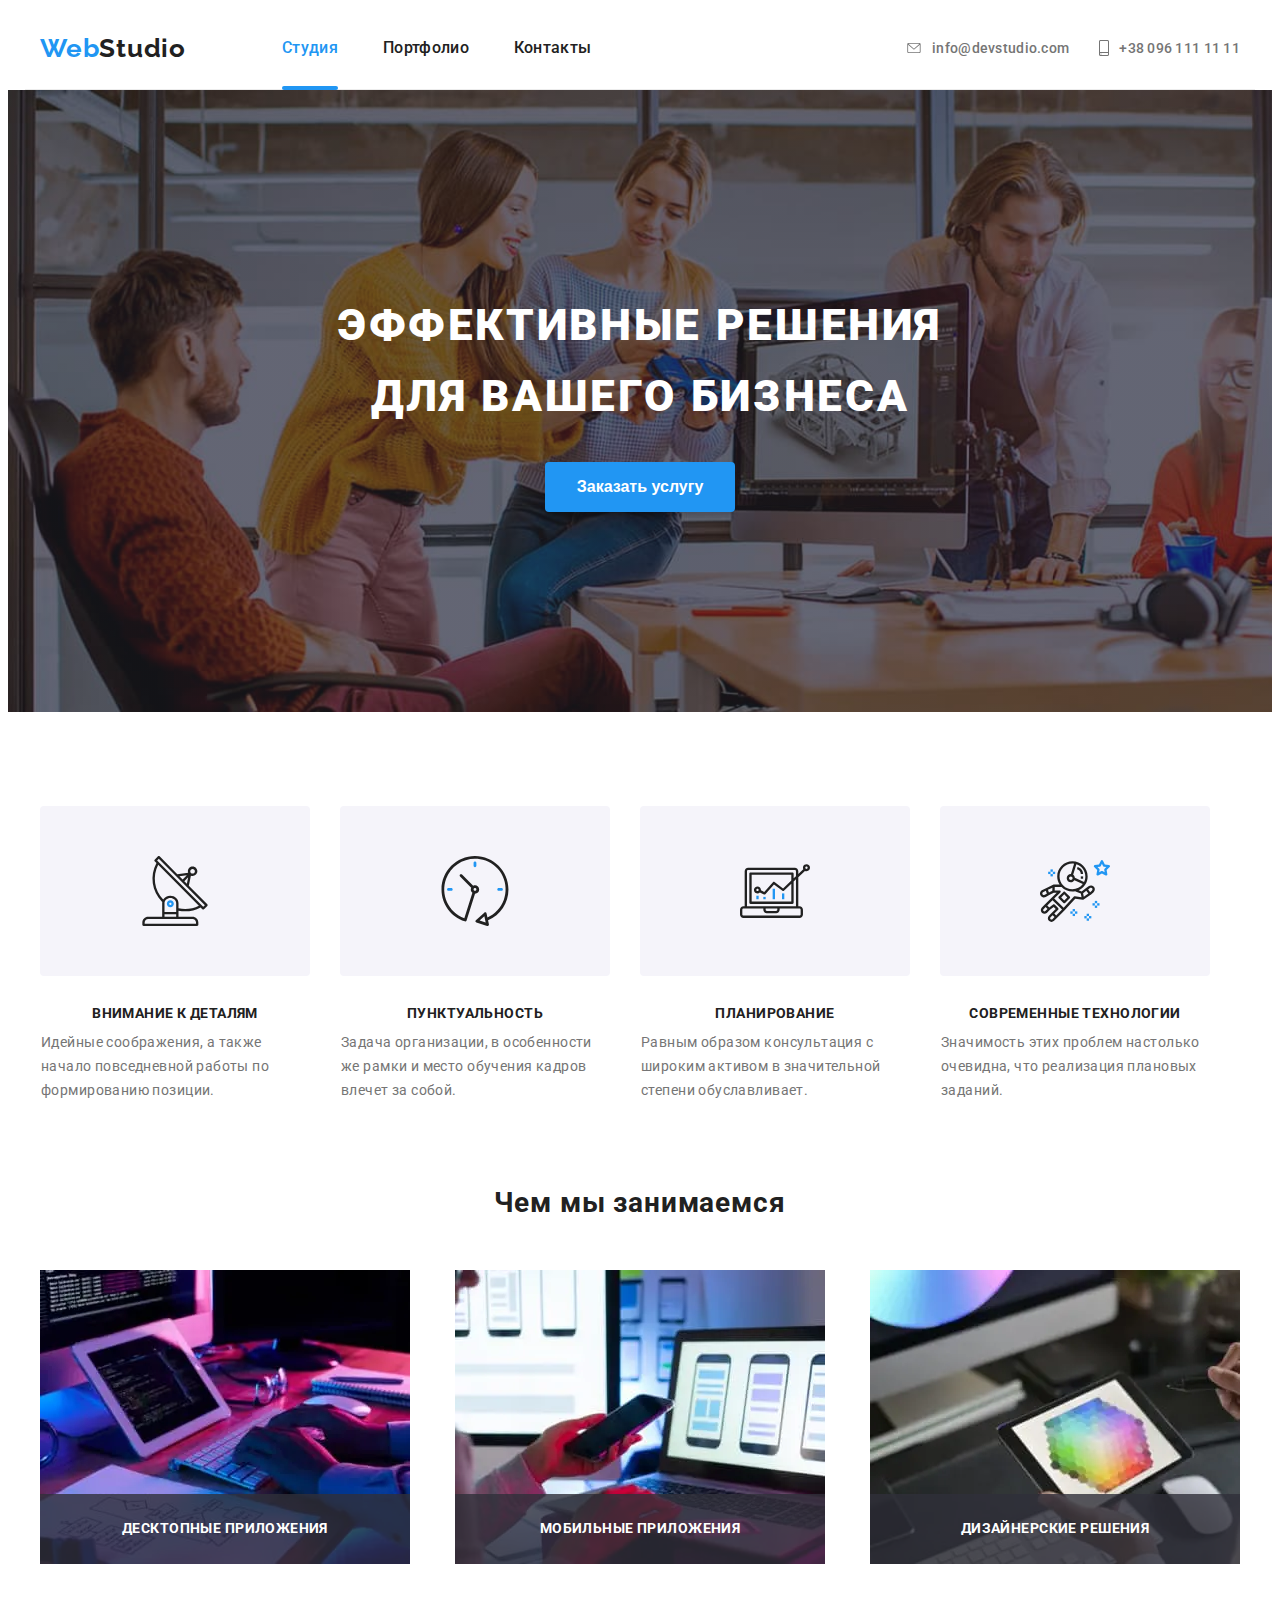
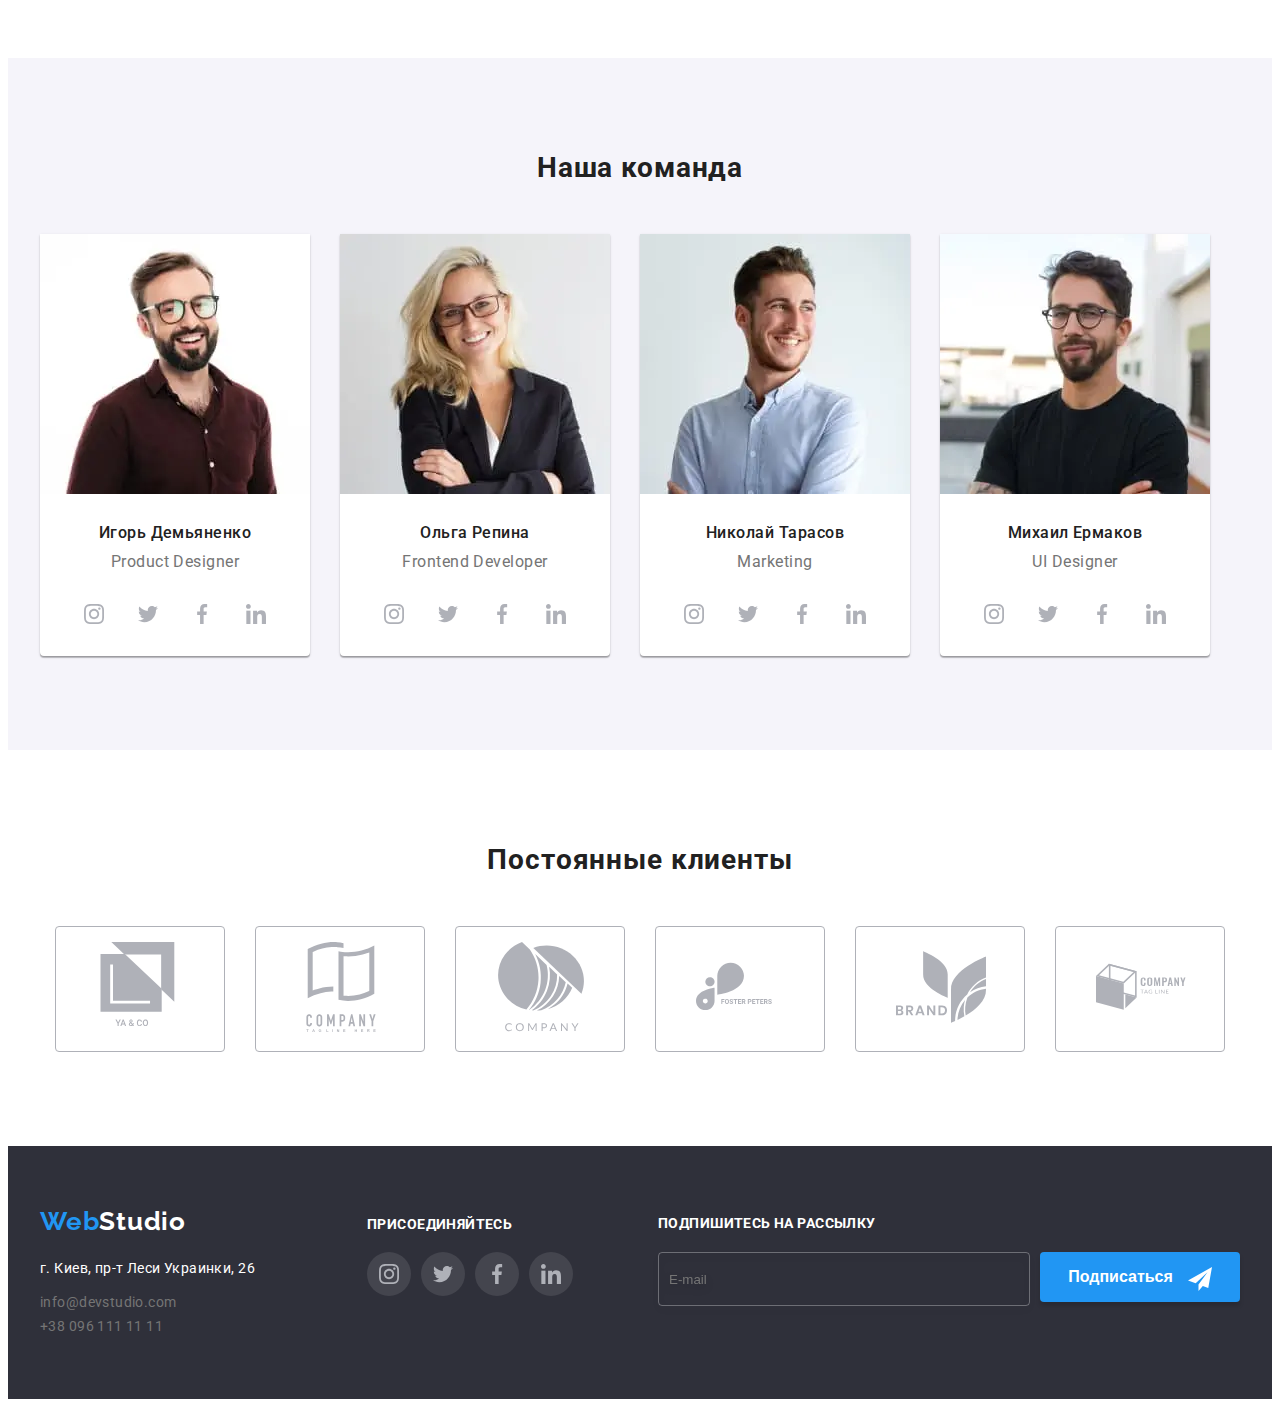
<file: index.html>
<!DOCTYPE html>
<html lang="ru">
<head>
    <meta charset="UTF-8">
    <meta http-equiv="X-UA-Compatible" content="IE=edge">
    <meta name="viewport" content="width=device-width, initial-scale=1.0">
    <title>Студия</title>
    <link rel="stylesheet" href="https://cdnjs.cloudflare.com/ajax/libs/modern-normalize/1.0.0/modern-normalize.min.css"
        integrity="sha512-ISS7cAi1PEhQ8jnbJpJZMd29NlhNj4AWYyLOSp2CE/CsHxTCu+r+t0D2yoJudVrd0/8fTVPUVDzY5Tvli75u/g=="
        crossorigin="anonymous" />
    <link href="https://fonts.googleapis.com/css2?family=Raleway:wght@700&family=Roboto:wght@400;500;700;900&display=swap"
        rel="stylesheet">
    <link rel="stylesheet" href="./css/main.min.css">
</head>
<body class="body">
    <!----- HEADER ----->
    <header>
        <div class="header container">
            <nav class="nav">
                <a class="logo link" href="/">Web<span class="logo-studio">Studio</span></a>
                <ul class="nav-links list">
                    <li class="list"><a class="nav-item-link link current" href="/">Студия</a></li>
                    <li class="list"><a class="nav-item-link link" href="./portfolio.html">Портфолио</a></li>
                    <li class="list"><a class="nav-item-link link" href="#contacts">Контакты</a></li>   
                </ul>
            </nav>
            <ul class="header-contacts">
                <li class="header-contacts-item list">
                    <a class="header-contacts-link link mail-contact" href="mailto:info@devstudio.com">
                        <svg class="header-contacts-icon" width="16" height="10">
                            <use href="./images/sprite.svg#icon-envelope"></use>
                        </svg>
                        info@devstudio.com
                    </a>
                </li>
                <li class="list">
                    <a class="header-contacts-link link" href="tel:+380961111111">
                        <svg class="header-contacts-icon" width="10" height="16">
                            <use href="./images/sprite.svg#icon-smartphone"></use>
                        </svg>
                        +38 096 111 11 11
                    </a>
                </li>
            </ul>
            <button class="mobile-open-btn" data-menu-button>
                <svg class="mobile-open-icon">
                    <use href="./images/sprite.svg#icon-menu"></use>
                </svg>
            </button>
        </div> 
        <div class="mobile-menu" data-menu>
            <button class="mobile-menu-close-btn" data-menu-close>
                <svg class="mobile-menu-close-icon">
                    <use href="./images/sprite.svg#icon-close-menu"></use>
                </svg>
            </button>
            <ul class="mobile-nav-list list">
                <li class="mobile-nav-item">
                    <a href="/" class="mobile-nav-list-link link active">Студия</a>
                </li>
                <li class="mobile-nav-item">
                    <a href="./portfolio.html" class="mobile-nav-list-link link">Портфолио</a>
                </li>
                <li class="mobile-nav-item">
                    <a href="#contacts" class="mobile-nav-list-link link">Контакты</a>
                </li>
            </ul>
            <ul class="mobile-contacts-list">
                <li class="mobile-contacts-item list">
                    <a class="mobile-contacts-mail link" href="mailto:info@devstudio.com">
                        info@devstudio.com
                    </a>
                </li>
                <li class="mobile-contacts-item list">
                    <a class="mobile-contacts-tel link" href="tel:+380961111111">
                        +38 096 111 11 11
                    </a>
                </li>
            </ul>
            <ul class="mobile-socials-list list">
                <li class="mobile-socials-item">
                    <a href="" class="mobile-socials-link link">Instagram</a>
                </li>
                <li class="mobile-socials-item">
                    <a href="" class="mobile-socials-link link">Tweeter</a>
                </li>
                <li class="mobile-socials-item">
                    <a href="" class="mobile-socials-link link">Facebook</a>
                </li>
                <li class="mobile-socials-item">
                    <a href="" class="mobile-socials-link link">Linkedin</a>
                </li>
            </ul>
        </div>  
    </header>
    <main>
        <!----- HERO ----->
        <section class="hero section">
            <div class="container">
                <h1 class="hero__title">Эффективные решения <br /> для вашего бизнеса</h1>
                <button class="hero__button" type="button" data-modal-open>Заказать услугу</button>
            </div>          
        </section>
        <!----- ADVANTAGES ----->
        <section class="section">
            <section class="advantages">
                <div class="container">
                    <h2 class="hidden">Наши премущества</h2>
                    <ul class="advantages__list list">
                        <li class="advantages__item">
                            <div class="advantages__thumb">
                                <svg class="advantages__icon" width="70" hight="70">
                                    <use href="./images/sprite.svg#icon-antenna"></use>
                                </svg>
                            </div>
                            <h3>Внимание к деталям</h3>
                            <p>Идейные соображения, а также начало повседневной работы по формированию позиции.</p>
                        </li>
                        <li class="advantages__item">
                            <div class="advantages__thumb">
                                <svg class="advantages__icon" width="70" hight="70">
                                    <use href="./images/sprite.svg#icon-clock"></use>
                                </svg>
                            </div>
                            <h3>Пунктуальность</h3>
                            <p>Задача организации, в особенности же рамки и место обучения кадров влечет за собой.</p>
                        </li>
                        <li class="advantages__item">
                            <div class="advantages__thumb">
                                <svg class="advantages__icon" width="70" hight="70">
                                    <use href="./images/sprite.svg#icon-diagram"></use>
                                </svg>
                            </div>
                            <h3>Планирование</h3>
                            <p>Равным образом консультация с широким активом в значительной степени обуславливает.</p>
                        </li>
                        <li class="advantages__item">
                            <div class="advantages__thumb">
                                <svg class="advantages__icon" width="70" hight="70">
                                    <use href="./images/sprite.svg#icon-astronaut"></use>
                                </svg>
                            </div>
                            <h3>Современные технологии</h3>
                            <p>Значимость этих проблем настолько очевидна, что реализация плановых заданий.</p>
                        </li>
                    </ul>
                </div>
            </section>
            <!----- ACTIVITIES ---->
            <section class="activities">
                <div class="container">
                    <h2 class="section__title">Чем мы занимаемся</h2>
                    <ul class="activities__list list">
                        <li class="activities__item">
                            <picture>
                                <source
                                    srcset="./images/activities/activity-a-desktop.webp 1x, ./images/activities/activity-a-desktop@2x.webp 2x"
                                    media="(min-width: 1200px)" type="image/webp">
                                <source
                                    srcset="./images/activities/activity-a-desktop.jpg 1x, ./images/activities/activity-a-desktop@2x.jpg 2x"
                                    media="(min-width: 1200px)">
                                <img src="./images/activities/activity-a-desktop.jpg" alt="Програмист работает в офисе">
                            </picture>
                            <p class="activities__label">Десктопные приложения</p>
                        </li>
                        <li class="activities__item">
                            <picture>
                                <source
                                    srcset="./images/activities/activity-b-desktop.webp 1x, ./images/activities/activity-b-desktop@2x.webp 2x"
                                    media="(min-width: 1200px)" type="image/webp">
                                <source
                                    srcset="./images/activities/activity-b-desktop.jpg 1x, ./images/activities/activity-b-desktop@2x.jpg 2x"
                                    media="(min-width: 1200px)">
                                <img src="./images/activities/activity-b-desktop.jpg"
                                    alt="Дизайнер создает интерфейс мобильного приложения">
                            </picture>
                            <p class="activities__label">Мобильные приложения</p>
                        </li>
                        <li class="activities__item">
                            <picture>
                                <source
                                    srcset="./images/activities/activity-c-desktop.webp 1x, ./images/activities/activity-c-desktop@2x.webp 2x"
                                    media="(min-width: 1200px)" type="image/webp">
                                <source
                                    srcset="./images/activities/activity-c-desktop.jpg 1x, ./images/activities/activity-c-desktop@2x.jpg 2x"
                                    media="(min-width: 1200px)">
                                <img src="./images/activities/activity-c-desktop.jpg" alt="Художник выбирает цвет на планшете">
                            </picture>
                            <p class="activities__label">Дизайнерские решения</p>
                        </li>
                    </ul>
                </div>
            </section>
        </section>
                
        <!----- TEAM ----->
        <section class="team section">
            <div class="container">
                <h2 class="section__title">Наша команда</h2>
                <ul class="team__list list">
                    <li class="team__item">
                        <picture>
                            <source srcset="./images/team/igor-desktop.webp 1x, ./images/team/igor-desktop@2x.webp 2x" media="(min-width: 1200px)" type="image/webp">
                            <source srcset="./images/team/igor-desktop.jpg 1x, ./images/team/igor-desktop@2x.jpg 2x" media="(min-width: 1200px)">
                            <source srcset="./images/team/igor-tablet.webp 1x, ./images/team/igor-tablet@2x.webp 2x" media="(min-width: 768px)" type="image/webp">
                            <source srcset="./images/team/igor-tablet.jpg 1x, ./images/team/igor-tablet@2x.jpg 2x" media="(min-width: 768px)">
                            <source srcset="./images/team/igor-mobile.webp 1x, ./images/team/igor-mobile@2x.webp 2x" media="(min-width: 320px)" type="image/webp">
                            <source srcset="./images/team/igor-mobile.jpg 1x, ./images/team/igor-mobile@2x.jpg 2x" media="(min-width: 320px)">
                            <img src="./images/team/igor-mobile.jpg" alt="Фото Игоря Демьяненко">
                        </picture>                      
                        <h3>Игорь Демьяненко</h3>
                        <p>Product Designer</p>
                        <ul class="socials__list list">
                            <li class="socials__item">               
                                <a href="" class="social-item-link">
                                    <svg class="social-link-icon">
                                        <use href="./images/sprite.svg#icon-instagram"></use>
                                    </svg>
                                </a>                                                        
                            </li>
                            <li class="socials__item">
                                <a href="" class="social-item-link">
                                    <svg class="social-link-icon">
                                        <use href="./images/sprite.svg#icon-twitter"></use>
                                    </svg>
                                </a>
                            </li>
                            <li class="socials__item">
                                <a href="" class="social-item-link">
                                    <svg class="social-link-icon">
                                        <use href="./images/sprite.svg#icon-facebook"></use>
                                    </svg>
                                </a>
                            </li>
                            <li class="socials__item">
                                <a href="" class="social-item-link">
                                    <svg class="social-link-icon">
                                        <use href="./images/sprite.svg#icon-linkedin"></use>
                                    </svg>
                                </a>
                            </li>
                        </ul>
                    </li>
                    <li class="team__item">
                        <picture>
                            <source srcset="./images/team/olga-desktop.webp 1x, ./images/team/olga-desktop@2x.webp 2x" media="(min-width: 1200px)"
                                type="image/webp">
                            <source srcset="./images/team/olga-desktop.jpg 1x, ./images/team/olga-desktop@2x.jpg 2x" media="(min-width: 1200px)">
                            <source srcset="./images/team/olga-tablet.webp 1x, ./images/team/olga-tablet@2x.webp 2x" media="(min-width: 768px)"
                                type="image/webp">
                            <source srcset="./images/team/olga-tablet.jpg 1x, ./images/team/olga-tablet@2x.jpg 2x" media="(min-width: 768px)">
                            <source srcset="./images/team/olga-mobile.webp 1x, ./images/team/olga-mobile@2x.webp 2x" media="(min-width: 320px)"
                                type="image/webp">
                            <source srcset="./images/team/olga-mobile.jpg 1x, ./images/team/olga-mobile@2x.jpg 2x" media="(min-width: 320px)">
                            <img src="./images/team/olga-mobile.jpg" alt="Фото Ольги Репиной">
                        </picture>
                        <h3>Ольга Репина</h3>
                        <p>Frontend Developer</p>
                        <ul class="socials__list list">
                            <li class="socials__item">
                                <a href="" class="social-item-link">
                                    <svg class="social-link-icon">
                                        <use href="./images/sprite.svg#icon-instagram"></use>
                                    </svg>
                                </a>
                            </li>
                            <li class="socials__item">
                                <a href="" class="social-item-link">
                                    <svg class="social-link-icon">
                                        <use href="./images/sprite.svg#icon-twitter"></use>
                                    </svg>
                                </a>
                            </li>
                            <li class="socials__item">
                                <a href="" class="social-item-link">
                                    <svg class="social-link-icon">
                                        <use href="./images/sprite.svg#icon-facebook"></use>
                                    </svg>
                                </a>
                            </li>
                            <li class="socials__item">
                                <a href="" class="social-item-link">
                                    <svg class="social-link-icon">
                                        <use href="./images/sprite.svg#icon-linkedin"></use>
                                    </svg>
                                </a>
                            </li>
                        </ul>
                    </li>    
                    <li class="team__item">
                        <picture>
                            <source srcset="./images/team/nikolai-desktop.webp 1x, ./images/team/nikolai-desktop@2x.webp 2x" media="(min-width: 1200px)"
                                type="image/webp">
                            <source srcset="./images/team/nikolai-desktop.jpg 1x, ./images/team/nikolai-desktop@2x.jpg 2x" media="(min-width: 1200px)">
                            <source srcset="./images/team/nikolai-tablet.webp 1x, ./images/team/nikolai-tablet@2x.webp 2x" media="(min-width: 768px)"
                                type="image/webp">
                            <source srcset="./images/team/nikolai-tablet.jpg 1x, ./images/team/nikolai-tablet@2x.jpg 2x" media="(min-width: 768px)">
                            <source srcset="./images/team/nikolai-mobile.webp 1x, ./images/team/nikolai-mobile@2x.webp 2x" media="(min-width: 320px)"
                                type="image/webp">
                            <source srcset="./images/team/nikolai-mobile.jpg 1x, ./images/team/nikolai-mobile@2x.jpg 2x" media="(min-width: 320px)">
                            <img src="./images/team/nikolai-mobile.jpg" alt="Фото Николая Тарасова">
                        </picture>
                        <h3>Николай Тарасов</h3>
                        <p>Marketing</p>
                        <ul class="socials__list list">
                            <li class="socials__item">
                                <a href="" class="social-item-link">
                                    <svg class="social-link-icon">
                                        <use href="./images/sprite.svg#icon-instagram"></use>
                                    </svg>
                                </a>
                            </li>
                            <li class="socials__item">
                                <a href="" class="social-item-link">
                                    <svg class="social-link-icon">
                                        <use href="./images/sprite.svg#icon-twitter"></use>
                                    </svg>
                                </a>
                            </li>
                            <li class="socials__item">
                                <a href="" class="social-item-link">
                                    <svg class="social-link-icon">
                                        <use href="./images/sprite.svg#icon-facebook"></use>
                                    </svg>
                                </a>
                            </li>
                            <li class="socials__item">
                                <a href="" class="social-item-link">
                                    <svg class="social-link-icon">
                                        <use href="./images/sprite.svg#icon-linkedin"></use>
                                    </svg>
                                </a>
                            </li>
                        </ul>
                    </li>
                    <li class="team__item">
                        <picture>
                            <source srcset="./images/team/michael-desktop.webp 1x, ./images/team/michael-desktop@2x.webp 2x" media="(min-width: 1200px)"
                                type="image/webp">
                            <source srcset="./images/team/michael-desktop.jpg 1x, ./images/team/michael-desktop@2x.jpg 2x" media="(min-width: 1200px)">
                            <source srcset="./images/team/michael-tablet.webp 1x, ./images/team/michael-tablet@2x.webp 2x" media="(min-width: 768px)"
                                type="image/webp">
                            <source srcset="./images/team/michael-tablet.jpg 1x, ./images/team/michael-tablet@2x.jpg 2x" media="(min-width: 768px)">
                            <source srcset="./images/team/michael-mobile.webp 1x, ./images/team/michael-mobile@2x.webp 2x" media="(min-width: 320px)"
                                type="image/webp">
                            <source srcset="./images/team/michael-mobile.jpg 1x, ./images/team/michael-mobile@2x.jpg 2x" media="(min-width: 320px)">
                            <img src="./images/team/michael-mobile.jpg" alt="Фото Михаила Ермакова">
                        </picture>
                        <h3>Михаил Ермаков</h3>
                        <p>UI Designer</p>
                        <ul class="socials__list list">
                            <li class="socials__item">
                                <a href="" class="social-item-link">
                                    <svg class="social-link-icon">
                                        <use href="./images/sprite.svg#icon-instagram"></use>
                                    </svg>
                                </a>
                            </li>
                            <li class="socials__item">
                                <a href="" class="social-item-link">
                                    <svg class="social-link-icon">
                                        <use href="./images/sprite.svg#icon-twitter"></use>
                                    </svg>
                                </a>
                            </li>
                            <li class="socials__item">
                                <a href="" class="social-item-link">
                                    <svg class="social-link-icon">
                                        <use href="./images/sprite.svg#icon-facebook"></use>
                                    </svg>
                                </a>
                            </li>
                            <li class="socials__item">
                                <a href="" class="social-item-link">
                                    <svg class="social-link-icon">
                                        <use href="./images/sprite.svg#icon-linkedin"></use>
                                    </svg>
                                </a>
                            </li>
                        </ul>
                    </li>
                </ul>
            </div>
        </section>
        <!----- CLIENTS ----->
        <section class="clients section">
            <div class="container">
                <h2 class="section__title">Постоянные клиенты</h2>
                <ul class="clients__list list">
                    <li class="clients__item">
                        <a href="" class="clients__link">
                            <div class="clients__thumb">
                                <svg class="clients__icon" width="49" height="44">
                                    <use href="./images/sprite.svg#icon-logo1"></use>
                                </svg>
                            </div>
                        </a>
                    </li>
                    <li class="clients__item">
                        <a href="" class="clients__link">
                            <div class="clients__thumb">
                                <svg class="clients__icon" width="40" height="52">
                                    <use href="./images/sprite.svg#icon-logo2"></use>
                                </svg>
                            </div>
                        </a>
                    </li>
                    <li class="clients__item">
                        <a href="" class="clients__link">
                            <div class="clients__thumb">
                                <svg class="clients__icon" width="41" height="43">
                                    <use href="./images/sprite.svg#icon-logo3"></use>
                                </svg>
                            </div>
                        </a>
                    </li>
                    <li class="clients__item">
                        <a href="" class="clients__link">
                            <div class="clients__thumb">
                                <svg class="clients__icon" width="25" height="25">
                                    <use href="./images/sprite.svg#icon-logo4"></use>
                                </svg>
                            </div>
                        </a>
                    </li>
                    <li class="clients__item">
                        <a href="" class="clients__link">
                            <div class="clients__thumb">
                                <svg class="clients__icon" width="59" height="47">
                                    <use href="./images/sprite.svg#icon-logo5"></use>
                                </svg>
                            </div>
                        </a>
                    </li>
                    <li class="clients__item">
                        <a href="" class="clients__link">
                            <div class="clients__thumb">
                                <svg class="clients__icon" width="88" height="45">
                                    <use href="./images/sprite.svg#icon-logo6"></use>
                                </svg>
                            </div>
                        </a>
                    </li>
                </ul>
            </div>
        </section>
    </main>
    <!----- FOOTER ----->
    <footer class="footer section" id="contacts">
        <div class="container">
            <div class="footer__data">
                <a class="logo link" href="/">Web<span class="footer-logo-studio">Studio</span></a>
                <address class="address">г. Киев, пр-т Леси Украинки, 26</address>
                <ul class="footer-contacts list">
                    <li><a class="footer-contacts-item link" href="mailto:info@devstudio.com">info@devstudio.com</a></li>
                    <li class="footer-tel"><a class="footer-contacts-item link" href="tel:+380961111111">+38 096 111 11 11</a></li>
                </ul>
            </div>
            <div class="footer-socials">
                <p class="footer-join">присоединяйтесь</p>
                <ul class="social-footer list">
                    <li class="social-footer-item">
                        <div class="social-footer-thumb">
                            <a href="" class="social-footer-link">
                                <svg class="social-link-icon">
                                    <use href="./images/sprite.svg#icon-instagram"></use>
                                </svg>
                            </a>
                        </div>
                    </li>
                    <li class="social-footer-item">
                        <div class="social-footer-thumb">
                            <a href="" class="social-footer-link">
                                <svg class="social-link-icon">
                                    <use href="./images/sprite.svg#icon-twitter"></use>
                                </svg>
                            </a>
                        </div>
                    </li>
                    <li class="social-footer-item">
                        <div class="social-footer-thumb">
                            <a href="" class="social-footer-link">
                                <svg class="social-link-icon">
                                    <use href="./images/sprite.svg#icon-facebook"></use>
                                </svg>
                            </a>
                        </div>
                    </li>
                    <li class="social-footer-item">
                        <div class="social-footer-thumb">
                            <a href="" class="social-footer-link">
                                <svg class="social-link-icon">
                                    <use href="./images/sprite.svg#icon-linkedin"></use>
                                </svg>
                            </a>
                        </div>
                    </li>
                </ul>
            </div>
            <div class="footer-subs">
                <p class="footer-subs-title">Подпишитесь на рассылку</p>
                <form action="" class="footer-subs-form">
                    <label class="footer-subs-form-field">
                        <input name="user-email" class="footer-subs-form-input" type="email" placeholder="E-mail">
                    </label>
                   <span>
                        <button class="footer-subs-btn" type="submit">Подписаться
                            <svg class="footer-btn-icon" width="24" height="24">
                                <use href="./images/sprite.svg#icon-send"></use>
                            </svg>
                        </button>                           
                    </span>                  
                </form>
            </div>
        </div>       
    </footer>
    <div class="backdrop is-hidden" data-modal>
        <div class="modal">
            <button type="button" class="modal-close-btn" data-modal-close>
                <svg class="modal-close-icon" width="18" height="18">
                    <use href="./images/sprite.svg#icon-close"></use>
                </svg>
            </button>
            <form action="" class="modal-form">
                <h2 class="modal-title">Оставьте свои данные, мы вам перезвоним</h2>
                <label class="modal-form-field">
                    Имя
                    <span class="modal-form-input-wrapper">
                        <input name="user-name" class="modal-form-input" type="text">
                        <svg class="modal-form-icon" width="18" heigh="18">
                            <use href="./images/sprite.svg#icon-person-black"></use>
                        </svg>
                    </span>
                </label>
                <label class="modal-form-field">
                    Телефон
                    <span class="modal-form-input-wrapper">
                        <input name="user-phone" class="modal-form-input" type="tel">
                        <svg class="modal-form-icon" width="18" heigh="18">
                            <use href="./images/sprite.svg#icon-phone-black"></use>
                        </svg>
                    </span>
                </label>
                <label class="modal-form-field">
                    Почта
                    <span class="modal-form-input-wrapper">
                        <input name="user-name" class="modal-form-input" type="email">
                        <svg class="modal-form-icon" width="18" heigh="18">
                            <use href="./images/sprite.svg#icon-email-black"></use>
                        </svg>
                    </span>
                </label>
                <label class="modal-form-field">
                    Комментарий
                    <textarea name="user-message" class="modal-form-message" placeholder="Введите текст"></textarea>
                </label>
                <input id="user-term" type="checkbox" name="user-term" class="modal-form-term hidden">
                <label class="modal-form-term-desc" for="user-term">Соглашаюсь с рассылкой и принимаю<a href="">Условия
                        договора</a></label>          
                <button type="submit" class="modal-form-btn">Отправить</button>
            </form>
        </div>
    </div>
    <script src="./js/modal.js"></script>
    <script src="./js/menu.js"></script>
</body>
</html>
</file>
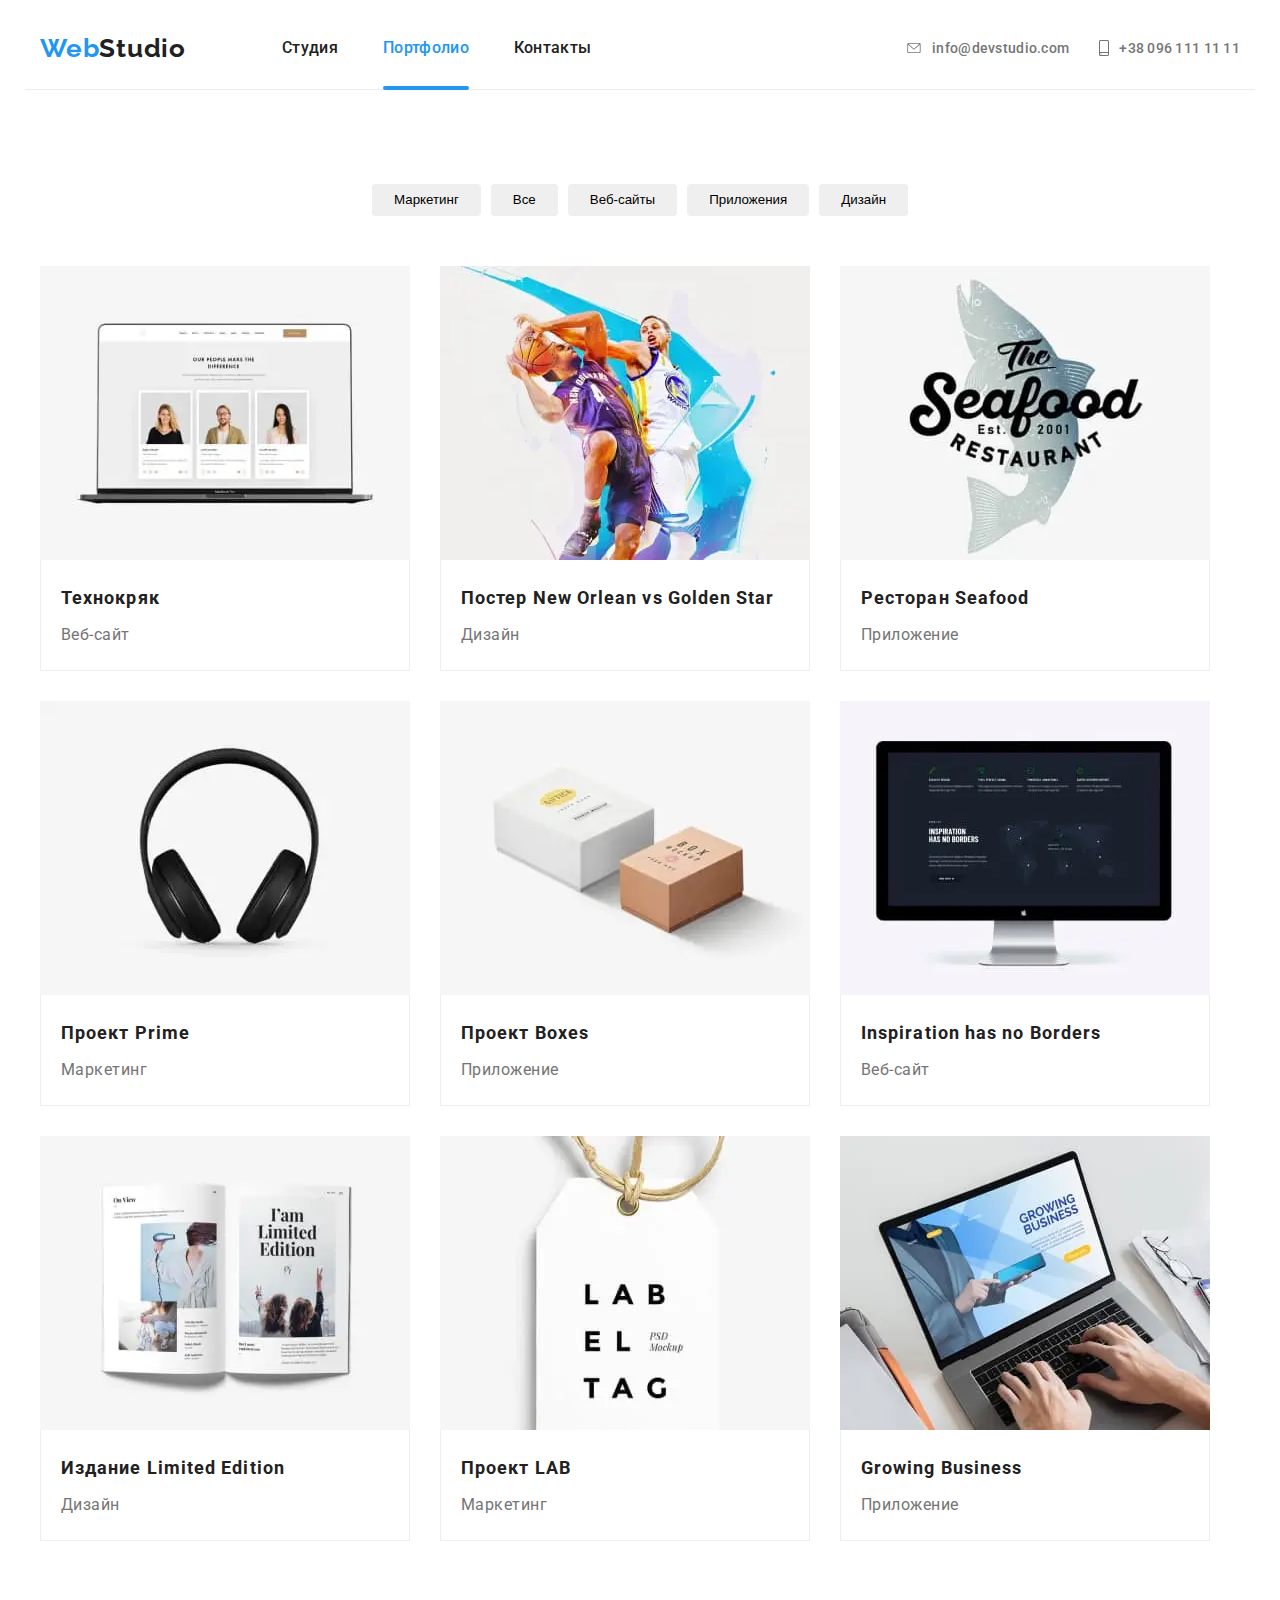
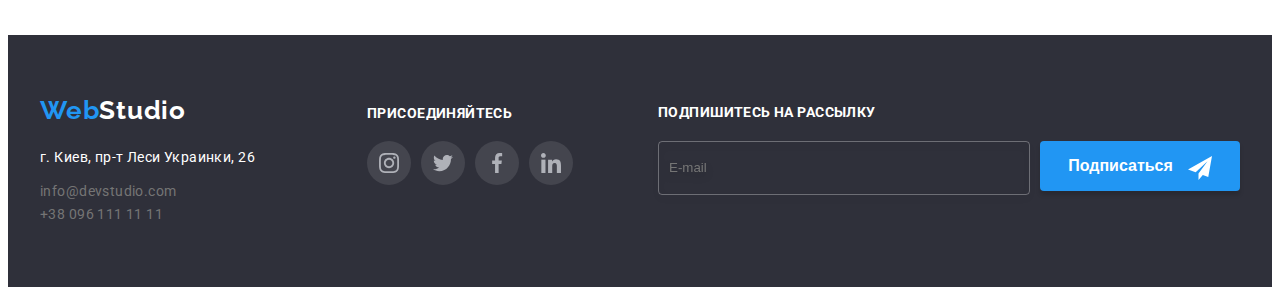
<file: portfolio.html>
<!DOCTYPE html>
<html lang="ru">
<head>
    <meta charset="UTF-8">
    <meta http-equiv="X-UA-Compatible" content="IE=edge">
    <meta name="viewport" content="width=device-width, initial-scale=1.0">
    <title>Студия</title>
    <link rel="stylesheet" href="https://cdnjs.cloudflare.com/ajax/libs/modern-normalize/1.0.0/modern-normalize.min.css"
        integrity="sha512-ISS7cAi1PEhQ8jnbJpJZMd29NlhNj4AWYyLOSp2CE/CsHxTCu+r+t0D2yoJudVrd0/8fTVPUVDzY5Tvli75u/g=="
        crossorigin="anonymous" />
    <link href="https://fonts.googleapis.com/css2?family=Raleway:wght@700&family=Roboto:wght@400;500;700;900&display=swap"
        rel="stylesheet">
    <link rel="stylesheet" href="./css/portfolio.min.css">
</head>
<body class="body">
    <!----- HEADER ----->
    <header>
        <div class="header container">
            <nav class="nav">
                <a class="logo link" href="/">Web<span class="logo-studio">Studio</span></a>
                <ul class="nav-links list">
                    <li class="list"><a class="nav-item-link link" href="/">Студия</a></li>
                    <li class="list"><a class="nav-item-link link current" href="./portfolio.html">Портфолио</a></li>
                    <li class="list"><a class="nav-item-link link" href="#contacts">Контакты</a></li>
                </ul>
            </nav>
            <ul class="header-contacts">
                <li class="header-contacts-item list">
                    <a class="header-contacts-link link mail-contact" href="mailto:info@devstudio.com">
                        <svg class="header-contacts-icon" width="16" height="10">
                            <use href="./images/sprite.svg#icon-envelope"></use>
                        </svg>
                        info@devstudio.com
                    </a>
                </li>
                <li class="list">
                    <a class="header-contacts-link link" href="tel:+380961111111">
                        <svg class="header-contacts-icon" width="10" height="16">
                            <use href="./images/sprite.svg#icon-smartphone"></use>
                        </svg>
                        +38 096 111 11 11
                    </a>
                </li>
            </ul>
            <button class="mobile-open-btn" data-menu-button>
                <svg class="mobile-open-icon">
                    <use href="./images/sprite.svg#icon-menu"></use>
                </svg>
            </button>
        </div>
        <div class="mobile-menu" data-menu>
            <button class="mobile-menu-close-btn" data-menu-close>
                <svg class="mobile-menu-close-icon">
                    <use href="./images/sprite.svg#icon-close-menu"></use>
                </svg>
            </button>
            <ul class="mobile-nav-list list">
                <li class="mobile-nav-item">
                    <a href="/" class="mobile-nav-list-link link active">Студия</a>
                </li>
                <li class="mobile-nav-item">
                    <a href="./portfolio.html" class="mobile-nav-list-link link">Портфолио</a>
                </li>
                <li class="mobile-nav-item">
                    <a href="#contacts" class="mobile-nav-list-link link">Контакты</a>
                </li>
            </ul>
            <ul class="mobile-contacts-list">
                <li class="mobile-contacts-item list">
                    <a class="mobile-contacts-mail link" href="mailto:info@devstudio.com">
                        info@devstudio.com
                    </a>
                </li>
                <li class="mobile-contacts-item list">
                    <a class="mobile-contacts-tel link" href="tel:+380961111111">
                        +38 096 111 11 11
                    </a>
                </li>
            </ul>
            <ul class="mobile-socials-list list">
                <li class="mobile-socials-item">
                    <a href="" class="mobile-socials-link link">Instagram</a>
                </li>
                <li class="mobile-socials-item">
                    <a href="" class="mobile-socials-link link">Tweeter</a>
                </li>
                <li class="mobile-socials-item">
                    <a href="" class="mobile-socials-link link">Facebook</a>
                </li>
                <li class="mobile-socials-item">
                    <a href="" class="mobile-socials-link link">Linkedin</a>
                </li>
            </ul>
        </div>
    </header>
    <!----- PORTFOLIO ----->
    <section class="portfolio section">
       <div class="container">
            <h1 class="hidden">Портфолио</h1>
            <ul class="filter list">
                <li class="filter__item"><button type="button" class="filter__button">Маркетинг</button></li>
                <li class="filter__item"><button type="button" class="filter__button">Все</button></li>
                <li class="filter__item"><button type="button" class="filter__button">Веб-сайты</button></li>
                <li class="filter__item"><button type="button" class="filter__button">Приложения</button></li>
                <li class="filter__item"><button type="button" class="filter__button">Дизайн</button></li>
            </ul>
            <ul class="gallery list">
                <li class="gallery__item">              
                    <a class="gallery__link link" href="">
                        <div class="gallery__thumb">
                            <picture>
                                <source srcset="./images/portfolio/tehnokryak_d.webp 1x, ./images/portfolio/tehnokryak_d@2x.webp 2x"
                                    media="(min-width: 1200px)" type="image/webp">
                                <source srcset="./images/portfolio/tehnokryak_d.jpg 1x, ./images/portfolio/tehnokryak_d@2x.jpg 2x"
                                    media="(min-width: 1200px)">
                                <source srcset="./images/portfolio/tehnokryak_t.webp 1x, ./images/portfolio/tehnokryak_t@2x.webp 2x"
                                    media="(min-width: 768px)" type="image/webp">
                                <source srcset="./images/portfolio/tehnokryak_t.jpg 1x, ./images/portfolio/tehnokryak_t@2x.jpg 2x"
                                    media="(min-width: 768px)">
                                <source srcset="./images/portfolio/tehnokryak_m.webp 1x, ./images/portfolio/tehnokryak_m@2x.webp 2x"
                                    media="(min-width: 320px)" type="image/webp">
                                <source srcset="./images/portfoliotehnokryak_m.jpg 1x, ./images/portfolio/tehnokryak_m@2x.jpg 2x"
                                    media="(min-width: 320px)">
                                <img src="./images/portfolio/tehnokryak_m.jpg" alt="cайт на мониторе ноутбука">
                            </picture>
                            <p class="gallery__thumb-context">Технокряк это современная площадка распространения коронавируса. Компании используют эту
                                платформу для цифрового шпионажа и атак на защищённые сервера конкурентов.</p>
                        </div>
                        <div class="gallery__description">
                            <h2>Технокряк</h2>
                            <p>Веб-сайт</p>
                        </div>                                 
                    </a>                                     
                </li>
                <li class="gallery__item">
                    <a class="gallery__link link" href="">
                        <div class="gallery__thumb">
                            <picture>
                                <source srcset="./images/portfolio/goldenstar_d.webp 1x, ./images/portfolio/goldenstar_d@2x.webp 2x"
                                    media="(min-width: 1200px)" type="image/webp">
                                <source srcset="./images/portfolio/goldenstar_d.jpg 1x, ./images/portfolio/goldenstar_d@2x.jpg 2x"
                                    media="(min-width: 1200px)">
                                <source srcset="./images/portfolio/goldenstar_t.webp 1x, ./images/portfolio/goldenstar_t@2x.webp 2x"
                                    media="(min-width: 768px)" type="image/webp">
                                <source srcset="./images/portfolio/goldenstar_t.jpg 1x, ./images/portfolio/goldenstar_t@2x.jpg 2x"
                                    media="(min-width: 768px)">
                                <source srcset="./images/portfolio/goldenstar_m.webp 1x, ./images/portfolio/goldenstar_m@2x.webp 2x"
                                    media="(min-width: 320px)" type="image/webp">
                                <source srcset="./images/portfolio/goldenstar_m.jpg 1x, ./images/portfolio/goldenstar_m@2x.jpg 2x"
                                    media="(min-width: 320px)">
                                <img src="./images/portfolio/goldenstar_m.jpg" alt="плакат с двумя баскетболистами">
                            </picture>
                            <p class="gallery__thumb-context">Lorem ipsum dolor sit amet consectetur adipisicing elit. Architecto qui alias iure optio, minus facilis eveniet autem porro quos repellat?</p>
                        </div>  
                        <div class="gallery__description">
                            <h2>Постер New Orlean vs Golden Star</h2>
                            <p>Дизайн</p>
                        </div>
                    </a>
                </li>
                <li class="gallery__item">
                    <a class="gallery__link link" href="">
                        <div class="gallery__thumb">
                            <picture>
                                <source srcset="./images/portfolio/seafood_d.webp 1x, ./images/portfolio/seafood_d@2x.webp 2x"
                                    media="(min-width: 1200px)" type="image/webp">
                                <source srcset="./images/portfolio/seafood_d.jpg 1x, ./images/portfolio/seafood_d@2x.jpg 2x"
                                    media="(min-width: 1200px)">
                                <source srcset="./images/portfolio/seafood_t.webp 1x, ./images/portfolio/seafood_t@2x.webp 2x"
                                    media="(min-width: 768px)" type="image/webp">
                                <source srcset="./images/portfolio/seafood_t.jpg 1x, ./images/portfolio/seafood_t@2x.jpg 2x"
                                    media="(min-width: 768px)">
                                <source srcset="./images/portfolio/seafood_m.webp 1x, ./images/portfolio/seafood_m@2x.webp 2x"
                                    media="(min-width: 320px)" type="image/webp">
                                <source srcset="./images/portfolio/seafood_m.jpg 1x, ./images/portfolio/seafood_m@2x.jpg 2x"
                                    media="(min-width: 320px)">
                                <img src="./images/portfolio/seafood_m.jpg" alt="вывеска морского ресторана">
                            </picture>
                            <p class="gallery__thumb-context">Lorem ipsum dolor sit amet consectetur adipisicing elit. Architecto qui alias iure optio,
                            minus facilis eveniet autem porro quos repellat?</p>
                        </div>
                        <div class="gallery__description">
                            <h2>Ресторан Seafood</h2>
                            <p>Приложение</p>
                        </div>
                    </a>
                </li>
                <li class="gallery__item">
                    <a class="gallery__link link" href="">
                        <div class="gallery__thumb">
                            <picture>
                                <source srcset="./images/portfolio/prime_d.webp 1x, ./images/portfolio/prime_d@2x.webp 2x"
                                    media="(min-width: 1200px)" type="image/webp">
                                <source srcset="./images/portfolio/prime_d.jpg 1x, ./images/portfolio/prime_d@2x.jpg 2x"
                                    media="(min-width: 1200px)">
                                <source srcset="./images/portfolio/prime_t.webp 1x, ./images/portfolio/prime_t@2x.webp 2x"
                                    media="(min-width: 768px)" type="image/webp">
                                <source srcset="./images/portfolio/prime_t.jpg 1x, ./images/portfolio/prime_t@2x.jpg 2x"
                                    media="(min-width: 768px)">
                                <source srcset="./images/portfolio/prime_m.webp 1x, ./images/portfolio/prime_m@2x.webp 2x"
                                    media="(min-width: 320px)" type="image/webp">
                                <source srcset="./images/portfolio/prime_m.jpg 1x, ./images/portfolio/prime_m@2x.jpg 2x"
                                    media="(min-width: 320px)">
                                <img src="./images/portfolio/prime_m.jpg" alt="наушники">
                            </picture>
                            <p class="gallery__thumb-context">Lorem ipsum dolor sit amet consectetur adipisicing elit. Architecto qui alias iure optio,
                            minus facilis eveniet autem porro quos repellat?</p>
                        </div>
                        <div class="gallery__description">
                            <h2>Проект Prime</h2>
                            <p>Маркетинг</p>
                        </div>
                    </a>
                </li>
                <li class="gallery__item">
                    <a class="gallery__link link" href="">
                        <div class="gallery__thumb">
                            <picture>
                                <source srcset="./images/portfolio/boxes_d.webp 1x, ./images/portfolio/boxes_d@2x.webp 2x"
                                    media="(min-width: 1200px)" type="image/webp">
                                <source srcset="./images/portfolio/boxes_d.jpg 1x, ./images/portfolio/boxes_d@2x.jpg 2x"
                                    media="(min-width: 1200px)">
                                <source srcset="./images/portfolio/boxes_t.webp 1x, ./images/portfolio/boxes_t@2x.webp 2x"
                                    media="(min-width: 768px)" type="image/webp">
                                <source srcset="./images/portfolio/boxes_t.jpg 1x, ./images/portfolio/boxes_t@2x.jpg 2x"
                                    media="(min-width: 768px)">
                                <source srcset="./images/portfolio/boxes_m.webp 1x, ./images/portfolio/boxes_m@2x.webp 2x"
                                    media="(min-width: 320px)" type="image/webp">
                                <source srcset="./images/portfolio/boxes_m.jpg 1x, ./images/portfolio/boxes_m@2x.jpg 2x"
                                    media="(min-width: 320px)">
                                <img src="./images/portfolio/boxes_m.jpg" alt="две коробочки">
                            </picture>
                            <p class="gallery__thumb-context">Lorem ipsum dolor sit amet consectetur adipisicing elit. Architecto qui alias iure optio,
                            minus facilis eveniet autem porro quos repellat?</p>
                        </div>
                        <div class="gallery__description">
                            <h2>Проект Boxes</h2>
                            <p>Приложение</p>
                        </div>                      
                    </a>
                </li>
                <li class="gallery__item">
                    <a class="gallery__link link" href="">
                        <div class="gallery__thumb">
                            <picture>
                                <source srcset="./images/portfolio/borders_d.webp 1x, ./images/portfolio/borders_d@2x.webp 2x"
                                    media="(min-width: 1200px)" type="image/webp">
                                <source srcset="./images/portfolio/borders_d.jpg 1x, ./images/portfolio/borders_d@2x.jpg 2x"
                                    media="(min-width: 1200px)">
                                <source srcset="./images/portfolio/borders_t.webp 1x, ./images/portfolio/borders_t@2x.webp 2x"
                                    media="(min-width: 768px)" type="image/webp">
                                <source srcset="./images/portfolio/borders_t.jpg 1x, ./images/portfolio/borders_t@2x.jpg 2x"
                                    media="(min-width: 768px)">
                                <source srcset="./images/portfolio/borders_m.webp 1x, ./images/portfolio/borders_m@2x.webp 2x"
                                    media="(min-width: 320px)" type="image/webp">
                                <source srcset="./images/portfolio/borders_m.jpg 1x, ./images/portfolio/borders_m@2x.jpg 2x"
                                    media="(min-width: 320px)">
                                <img src="./images/portfolio/borders_m.jpg" alt="вид сайта на мониторе">
                            </picture>
                            <p class="gallery__thumb-context">Lorem ipsum dolor sit amet consectetur adipisicing elit. Architecto qui alias iure optio,
                            minus facilis eveniet autem porro quos repellat?</p>
                        </div>
                        <div class="gallery__description">
                            <h2>Inspiration has no Borders</h2>
                            <p>Веб-сайт</p>
                        </div>
                    </a>
                </li>
                <li class="gallery__item">
                    <a class="gallery__link link" href="">
                        <div class="gallery__thumb">
                        <picture>
                            <source srcset="./images/portfolio/limited_d.webp 1x, ./images/portfolio/limited_d@2x.webp 2x"
                                media="(min-width: 1200px)" type="image/webp">
                            <source srcset="./images/portfolio/limited_d.jpg 1x, ./images/portfolio/limited_d@2x.jpg 2x"
                                media="(min-width: 1200px)">
                            <source srcset="./images/portfolio/limited_t.webp 1x, ./images/portfolio/limited_t@2x.webp 2x"
                                media="(min-width: 768px)" type="image/webp">
                            <source srcset="./images/portfolio/limited_t.jpg 1x, ./images/portfolio/limited_t@2x.jpg 2x"
                                media="(min-width: 768px)">
                            <source srcset="./images/portfolio/limited_m.webp 1x, ./images/portfolio/limited_m@2x.webp 2x"
                                media="(min-width: 320px)" type="image/webp">
                            <source srcset="./images/portfolio/limited_m.jpg 1x, ./images/portfolio/limited_m@2x.jpg 2x"
                                media="(min-width: 320px)">
                            <img src="./images/portfolio/limited_m.jpg" alt="разворот журнала">
                        </picture>
                            <p class="gallery__thumb-context">Lorem ipsum dolor sit amet consectetur adipisicing elit. Architecto qui alias iure optio,
                            minus facilis eveniet autem porro quos repellat?</p>
                        </div>
                        <div class="gallery__description">
                            <h2>Издание Limited Edition</h2>
                            <p>Дизайн</p>
                        </div>                       
                    </a>
                </li>
                <li class="gallery__item">
                    <a class="gallery__link link" href="">
                        <div class="gallery__thumb">
                            <picture>
                                <source srcset="./images/portfolio/lab_d.webp 1x, ./images/portfolio/lab_d@2x.webp 2x"
                                    media="(min-width: 1200px)" type="image/webp">
                                <source srcset="./images/portfolio/lab_d.jpg 1x, ./images/portfolio/lab_d@2x.jpg 2x"
                                    media="(min-width: 1200px)">
                                <source srcset="./images/portfolio/lab_t.webp 1x, ./images/portfolio/lab_t@2x.webp 2x"
                                    media="(min-width: 768px)" type="image/webp">
                                <source srcset="./images/portfolio/lab_t.jpg 1x, ./images/portfolio/lab_t@2x.jpg 2x"
                                    media="(min-width: 768px)">
                                <source srcset="./images/portfolio/lab_m.webp 1x, ./images/portfolio/lab_m@2x.webp 2x"
                                    media="(min-width: 320px)" type="image/webp">
                                <source srcset="./images/portfolio/lab_m.jpg 1x, ./images/portfolio/lab_m@2x.jpg 2x"
                                    media="(min-width: 320px)">
                                <img src="./images/portfolio/lab_m.jpg" alt="бирка с логотипом">
                            </picture>
                            <p class="gallery__thumb-context">Lorem ipsum dolor sit amet consectetur adipisicing elit. Architecto qui alias iure optio,
                            minus facilis eveniet autem porro quos repellat?</p>
                        </div>
                        <div class="gallery__description">
                            <h2>Проект LAB</h2>
                            <p>Маркетинг</p>
                        </div>                       
                    </a>
                </li>
                <li class="gallery__item">
                    <a class="gallery__link link" href="">
                        <div class="gallery__thumb">
                        <picture>
                            <source srcset="./images/portfolio/growing_d.webp 1x, ./images/portfolio/growing_d@2x.webp 2x"
                                media="(min-width: 1200px)" type="image/webp">
                            <source srcset="./images/portfolio/growing_d.jpg 1x, ./images/portfolio/growing_d@2x.jpg 2x"
                                media="(min-width: 1200px)">
                            <source srcset="./images/portfolio/growing_t.webp 1x, ./images/portfolio/growing_t@2x.webp 2x"
                                media="(min-width: 768px)" type="image/webp">
                            <source srcset="./images/portfolio/growing_t.jpg 1x, ./images/portfolio/growing_t@2x.jpg 2x"
                                media="(min-width: 768px)">
                            <source srcset="./images/portfolio/growing_m.webp 1x, ./images/portfolio/growing_m@2x.webp 2x"
                                media="(min-width: 320px)" type="image/webp">
                            <source srcset="./images/portfolio/growing_m.jpg 1x, ./images/portfolio/growing_m@2x.jpg 2x"
                                media="(min-width: 320px)">
                            <img src="./images/portfolio/growing_m.jpg" alt="руки печатающие на ноутбуке">
                        </picture>
                            <p class="gallery__thumb-context">Lorem ipsum dolor sit amet consectetur adipisicing elit. Architecto qui alias iure optio,
                            minus facilis eveniet autem porro quos repellat?</p>
                        </div>
                        <div class="gallery__description">
                            <h2>Growing Business</h2>
                            <p>Приложение</p>
                        </div>                     
                    </a>
                </li>
            </ul>
       </div>
    </section>
    <!----- FOOTER ----->
    <footer class="footer section" id="contacts">
        <div class="container">
            <div class="footer__data">
                <a class="logo link" href="/">Web<span class="footer-logo-studio">Studio</span></a>
                <address class="address">г. Киев, пр-т Леси Украинки, 26</address>
                <ul class="footer-contacts list">
                    <li><a class="footer-contacts-item link" href="mailto:info@devstudio.com">info@devstudio.com</a></li>
                    <li class="footer-tel"><a class="footer-contacts-item link" href="tel:+380961111111">+38 096 111 11
                            11</a></li>
                </ul>
            </div>
            <div class="footer-socials">
                <p class="footer-join">присоединяйтесь</p>
                <ul class="social-footer list">
                    <li class="social-footer-item">
                        <div class="social-footer-thumb">
                            <a href="" class="social-footer-link">
                                <svg class="social-link-icon">
                                    <use href="./images/sprite.svg#icon-instagram"></use>
                                </svg>
                            </a>
                        </div>
                    </li>
                    <li class="social-footer-item">
                        <div class="social-footer-thumb">
                            <a href="" class="social-footer-link">
                                <svg class="social-link-icon">
                                    <use href="./images/sprite.svg#icon-twitter"></use>
                                </svg>
                            </a>
                        </div>
                    </li>
                    <li class="social-footer-item">
                        <div class="social-footer-thumb">
                            <a href="" class="social-footer-link">
                                <svg class="social-link-icon">
                                    <use href="./images/sprite.svg#icon-facebook"></use>
                                </svg>
                            </a>
                        </div>
                    </li>
                    <li class="social-footer-item">
                        <div class="social-footer-thumb">
                            <a href="" class="social-footer-link">
                                <svg class="social-link-icon">
                                    <use href="./images/sprite.svg#icon-linkedin"></use>
                                </svg>
                            </a>
                        </div>
                    </li>
                </ul>
            </div>
            <div class="footer-subs">
                <p class="footer-subs-title">Подпишитесь на рассылку</p>
                <form action="" class="footer-subs-form">
                    <label class="footer-subs-form-field">
                        <input name="user-email" class="footer-subs-form-input" type="email" placeholder="E-mail">
                    </label>
                    <span>
                        <button class="footer-subs-btn" type="submit">Подписаться
                            <svg class="footer-btn-icon" width="24" height="24">
                                <use href="./images/sprite.svg#icon-send"></use>
                            </svg>
                        </button>
                    </span>
                </form>
            </div>
        </div>
    </footer>
    <script src="./js/menu.js"></script>
</body>
</html>
</file>
<file: css/main.min.css>
:root{--main-font-color: #212121;--alt-font-color: #757575;--brand-blue-color: #2196f3;--main-bg-color: #ffffff;--secondary-bg-color: #2f303a;--alt-bg-color: #f5f4fa}.hidden{position:absolute;width:1px;height:1px;margin:-1px;border:0;padding:0;clip:rect(0 0 0 0);overflow:hidden}h1,h2,h3,h4,h5,h6,p{margin:0}ul{margin:0;padding:0}img{display:block}.list{list-style:none}.link{color:var(--main-font-color);text-decoration:none}.body{font-family:Roboto, sans-serif;color:var(--main-font-color);background-color:var(--main-bg-color)}.container{width:100%;margin:0 auto;padding:0 15px}@media screen and (min-width: 480px){.container{width:480px}}@media screen and (min-width: 768px){.container{width:768px}}@media screen and (min-width: 1200px){.container{width:1200px}}.section{padding:60px 0}@media screen and (min-width: 768px){.section{padding-top:60px;padding-bottom:60px}}@media screen and (min-width: 1200px){.section{padding-top:94px;padding-bottom:94px}}.backdrop{position:fixed;top:0;left:0;width:100vw;height:100vh;background-color:rgba(0,0,0,0.2)}.modal{position:absolute;width:94%;max-width:450px;height:94%;max-height:610px;top:50%;left:50%;transform:translate(-50%, -50%);background-color:var(--main-bg-color);border-radius:4px;overflow-y:scroll}@media screen and (min-width: 1200px){.modal{width:528px;height:581px}}.modal-close-btn{position:absolute;display:flex;justify-content:center;align-items:center;top:8px;right:8px;width:30px;height:30px;background:var(--main-bg-color);border:1px solid rgba(0,0,0,0.1);cursor:pointer;border-radius:50%;outline:none}.is-hidden{opacity:0;visibility:hidden;pointer-events:none}.modal-form{display:flex;flex-direction:column;padding:40px 40px}.modal-title{font-weight:bold;font-size:20px;line-height:1.15;text-align:center;letter-spacing:0.03em;margin-bottom:10px}.modal-form-field{font-size:12px;line-height:1.16;letter-spacing:0.01em;color:var(--alt-font-color)}.modal-form-input{width:100%;height:40px;border:1px solid rgba(33,33,33,0.2);border-radius:4px;padding-left:42px;transition:border-color 250ms linear;margin-top:4px;margin-bottom:10px}.modal-form-input:focus{outline:none;border-color:var(--brand-blue-color)}.modal-form-input:focus+.modal-form-icon{fill:var(--brand-blue-color)}.modal-form-input-wrapper{display:block;position:relative}.modal-close-btn:focus .modal-close-icon{fill:var(--brand-blue-color)}.modal-form-icon{position:absolute;top:50%;left:12px;width:18px;height:18px;transform:translateY(-50%);display:block;transition:background-color 250ms linear}.modal-form-message{width:100%;height:120px;border:1px solid rgba(33,33,33,0.2);border-radius:4px;padding:12px 16px;margin-top:4px;margin-bottom:20px;resize:none;transition:border-color 250ms linear}.modal-form-message:focus{outline:none;border-color:var(--brand-blue-color)}.modal-form-btn{background:var(--brand-blue-color);color:var(--main-bg-color);font-weight:bold;font-size:16px;line-height:1.87;padding:10px 32px;box-shadow:0px 4px 4px rgba(0,0,0,0.15);border:none;border-radius:4px;cursor:pointer;display:block;margin:0 auto;margin-top:30px}.modal-form-term-desc{display:inline-block;align-items:center;justify-content:center;font-size:14px;line-height:1.71;letter-spacing:0.03em;color:var(--alt-font-color);vertical-align:middle}.modal-form-term-desc>a{color:var(--brand-blue-color);margin-left:5px}.modal-form-term-desc::before{display:inline-block;content:"";width:16px;height:16px;border:1px solid var(--main-font-color);border-radius:2px;margin-right:10px;vertical-align:middle}.modal-form-term:checked+.modal-form-term-desc::before{background-image:url("../images/icon-check.svg");border:none}.section__title{font-weight:bold;font-size:28px;line-height:1.16;letter-spacing:0.03em;text-align:center;margin-bottom:50px}@media screen and (min-width: 1200px){.section__title .section__title{font-size:36px}}.current{color:var(--brand-blue-color);fill:var(--brand-blue-color);position:relative}.current::after{content:"";display:block;position:absolute;bottom:-44px;width:100%;height:4px;border-radius:2px;background-color:var(--brand-blue-color)}.header{display:flex;justify-content:space-between;align-items:center;border-bottom:1px solid #ececec}.logo{font-family:Raleway, sans-serif;font-style:normal;font-weight:bold;font-size:26px;line-height:1.19;letter-spacing:0.03em;color:var(--brand-blue-color)}.logo-studio{color:var(--main-font-color)}.mobile-open-btn{padding:0;border:none;background-color:transparent}.mobile-open-icon{width:40px;height:40px;fill:var(--main-font-color)}.mobile-open-icon:focus{fill:var(--brand-blue-color)}@media screen and (max-width: 767px){.nav-links,.header-contacts{display:none}.header{padding:15px 0}}.mobile-menu{position:fixed;z-index:2;width:100vw;max-width:480px;height:100vh;top:0;left:50%;background-color:var(--main-bg-color);padding:48px 40px;transition:all 250ms linear;transform:translateX(-50%) translateY(-100%);opacity:0;visibility:hidden;pointer-events:none;overflow-y:scroll}.is-open{transform:translateX(-50%) translateY(0%);opacity:1;visibility:visible;pointer-events:auto}.mobile-menu-close-btn{position:absolute;top:8px;right:8px;padding:0;border:none;background-color:transparent;transition:all 250ms linear}.mobile-menu-close-btn:focus{fill:var(--brand-blue-color)}.mobile-menu-close-icon{width:40px;height:40px}.mobile-nav-list{display:flex;flex-direction:column}.mobile-nav-item:not(:last-child){margin-bottom:32px}.mobile-nav-list-link{font-weight:500;font-size:40px;line-height:1.17;letter-spacing:0.02em;transition:all 250ms linear}.mobile-nav-list-link:focus{color:var(--brand-blue-color)}.mobile-contacts-list{display:flex;flex-direction:column-reverse;margin-top:300px;margin-bottom:64px}.mobile-contacts-tel{display:flex;font-weight:500;font-size:34px;line-height:1.17;letter-spacing:0.02em;color:var(--brand-blue-color);margin-bottom:32px}.mobile-contacts-mail{font-weight:500;font-size:24px;line-height:28px;letter-spacing:0.02em;color:var(--alt-font-color);margin-right:32px}.mobile-socials-list{display:flex}.mobile-socials-link{font-weight:500;font-size:18px;line-height:1.22;letter-spacing:0.02em;color:var(--brand-blue-color);display:inline-block;padding:0 10px}.mobile-socials-item:not(:last-child){border-right:1px solid var(--alt-font-color)}@media screen and (min-width: 768px){.mobile-open-btn{display:none}.mobile-menu{display:none}.header{padding:32px 15px;justify-content:space-between}.nav{display:flex}.nav-links{display:flex;align-items:center;font-weight:500;font-size:16px;line-height:1.14;letter-spacing:0.02em}.logo{margin-right:68px}.nav-item-link{margin-right:45px;transition:all 250ms linear}.nav-item-link:hover,.nav-item-link:focus{color:var(--brand-blue-color)}.header-contacts-link{display:flex;align-items:center;font-weight:500;font-size:14px;line-height:1.21px;letter-spacing:0.02em;transition:all 250ms linear;color:var(--alt-font-color)}.header-contacts-link:hover,.header-contacts-link:focus{color:var(--brand-blue-color);fill:var(--brand-blue-color);text-decoration:underline}.header-contacts-link:hover .header-contacts-icon,.header-contacts-link:focus .header-contacts-icon{fill:var(--brand-blue-color)}.mail-contact{margin-bottom:10px}.header-contacts-icon{margin-right:10px;fill:var(--alt-font-color)}}@media screen and (min-width: 1200px){.header{padding:25px 15px}.logo{margin-right:96px}.header-contacts{display:flex;flex-wrap:wrap;align-items:center}.mail-contact{margin-right:30px;margin-bottom:0}.current::after{bottom:-33px}}.hero__title{color:var(--main-bg-color);font-weight:900;font-size:26px;line-height:1.61;text-align:center;letter-spacing:0.06em;text-transform:uppercase;margin-bottom:30px}@media screen and (min-width: 1200px){.hero__title{font-size:44px}}.hero__button{background:var(--brand-blue-color);color:var(--main-bg-color);font-weight:bold;font-size:16px;line-height:1.87;padding:10px 32px;box-shadow:0px 4px 4px rgba(0,0,0,0.15);border:none;border-radius:4px;cursor:pointer;display:block;margin:0 auto}@media screen and (min-width: 320px) and (max-width: 767px){.hero{background-color:var(--secondary-bg-color);background-image:linear-gradient(rgba(47,48,58,0.4), rgba(47,48,58,0.4)),url("../images/hero/mobile-bg.webp");background-repeat:no-repeat;background-size:cover;padding:118px 0}}@media screen and (min-width: 320px) and (max-width: 767px){.hero{background-color:var(--secondary-bg-color);background-image:linear-gradient(rgba(47,48,58,0.4), rgba(47,48,58,0.4)),url("../images/hero/mobile-bg.jpg");background-repeat:no-repeat;background-size:cover;padding:118px 0}}@media screen and (min-device-pixel-ratio: 2) and (min-width: 320px) and (max-width: 767px), screen and (min-resolution: 192dpi) and (min-width: 320px) and (max-width: 767px), screen and (min-resolution: 2dppx) and (min-width: 320px) and (max-width: 767px){.hero{background-image:linear-gradient(rgba(47,48,58,0.4), rgba(47,48,58,0.4)),url("../images/hero/mobile-bg@2x.webp")}}@media screen and (min-device-pixel-ratio: 2) and (min-width: 320px) and (max-width: 767px), screen and (min-resolution: 192dpi) and (min-width: 320px) and (max-width: 767px), screen and (min-resolution: 2dppx) and (min-width: 320px) and (max-width: 767px){.hero{background-image:linear-gradient(rgba(47,48,58,0.4), rgba(47,48,58,0.4)),url("../images/hero/mobile-bg@2x.jpg")}}@media screen and (min-width: 768px) and (max-width: 1199px){.hero{background-color:var(--secondary-bg-color);background-image:linear-gradient(rgba(47,48,58,0.4), rgba(47,48,58,0.4)),url("../images/hero/tablet-bg.webp");background-repeat:no-repeat;background-size:cover;padding:118px 0}}@media screen and (min-width: 768px) and (max-width: 1199px){.hero{background-color:var(--secondary-bg-color);background-image:linear-gradient(rgba(47,48,58,0.4), rgba(47,48,58,0.4)),url("../images/hero/tablet-bg.jpg");background-repeat:no-repeat;background-size:cover;padding:118px 0}}@media screen and (min-device-pixel-ratio: 2) and (min-width: 768px) and (max-width: 1199px), screen and (min-resolution: 192dpi) and (min-width: 768px) and (max-width: 1199px), screen and (min-resolution: 2dppx) and (min-width: 768px) and (max-width: 1199px){.hero{background-image:linear-gradient(rgba(47,48,58,0.4), rgba(47,48,58,0.4)),url("../images/hero/tablet-bg@2x.webp")}}@media screen and (min-device-pixel-ratio: 2) and (min-width: 768px) and (max-width: 1199px), screen and (min-resolution: 192dpi) and (min-width: 768px) and (max-width: 1199px), screen and (min-resolution: 2dppx) and (min-width: 768px) and (max-width: 1199px){.hero{background-image:linear-gradient(rgba(47,48,58,0.4), rgba(47,48,58,0.4)),url("../images/hero/tablet-bg@2x.jpg")}}@media screen and (min-width: 1200px){.hero{background-color:var(--secondary-bg-color);background-image:linear-gradient(rgba(47,48,58,0.4), rgba(47,48,58,0.4)),url("../images/hero/desktop-bg.webp");background-repeat:no-repeat;background-size:cover;padding:200px 0}}@media screen and (min-width: 1200px){.hero{background-color:var(--secondary-bg-color);background-image:linear-gradient(rgba(47,48,58,0.4), rgba(47,48,58,0.4)),url("../images/hero/desktop-bg.jpg");background-repeat:no-repeat;background-size:cover;padding:200px 0}}@media screen and (min-device-pixel-ratio: 2) and (min-width: 1200px), screen and (min-resolution: 192dpi) and (min-width: 1200px), screen and (min-resolution: 2dppx) and (min-width: 1200px){.hero{background-image:linear-gradient(rgba(47,48,58,0.4), rgba(47,48,58,0.4)),url("../images/hero/desktop-bg@2x.webp");padding:200px 0}}@media screen and (min-device-pixel-ratio: 2) and (min-width: 1200px), screen and (min-resolution: 192dpi) and (min-width: 1200px), screen and (min-resolution: 2dppx) and (min-width: 1200px){.hero{background-image:linear-gradient(rgba(47,48,58,0.4), rgba(47,48,58,0.4)),url("../images/hero/desktop-bg@2x.jpg");padding:200px 0}}.advantages{display:flex;flex-wrap:wrap}.advantages h3{font-weight:bold;font-size:14px;line-height:1.14;letter-spacing:0.03em;text-align:center;text-transform:uppercase;margin-bottom:10px}.advantages p{font-size:14px;line-height:1.71;letter-spacing:0.03em;color:var(--alt-font-color);padding:0 1px}.advantages__item:not(:last-child){margin-bottom:30px}.advantages__thumb{border-radius:4px;margin-bottom:30px;background-color:var(--alt-bg-color)}.advantages__icon{display:flex;height:170px;margin:0 auto}@media screen and (min-width: 768px){.advantages__list{display:flex;flex-wrap:wrap;margin-top:-30px;margin-left:-30px}.advantages__item{max-width:354px;margin-top:30px;margin-left:30px}}@media screen and (min-width: 1200px){.advantages__item{max-width:270px}.advantages__list{margin-bottom:54px}}.activities__list{display:flex;justify-content:space-between}.activities__item{position:relative}.activities__label{position:absolute;bottom:0;width:100%;height:70px;background-color:rgba(47,48,58,0.8);font-weight:bold;font-size:14px;line-height:1.14;letter-spacing:0.03em;text-transform:uppercase;color:var(--main-bg-color);display:flex;justify-content:center;align-items:center}@media screen and (min-width: 320px) and (max-width: 1200px){.activities{display:none}}.team{background-color:var(--alt-bg-color);background-size:cover;margin:0 auto}.team h3{font-weight:500;font-size:16px;line-height:1.18;letter-spacing:0.03em;margin-bottom:10px}.team p{font-weight:normal;font-size:16px;line-height:1.18;letter-spacing:0.03em;color:var(--alt-font-color);margin-bottom:20px}.team__list{display:flex;flex-wrap:wrap;margin-top:-30px;margin-left:-30px}.team__item{display:block;text-align:center;margin-top:30px;margin-left:30px;padding-bottom:20px;background-color:var(--main-bg-color);box-shadow:0px 1px 3px rgba(0,0,0,0.12),0px 1px 1px rgba(0,0,0,0.14),0px 2px 1px rgba(0,0,0,0.2);border-radius:0px 0px 4px 4px}.team__item img{margin-bottom:30px;width:100%}.socials__list{display:flex;justify-content:space-between;padding:0 112px}@media screen and (min-width: 768px){.team__item{max-width:354px}.socials__list{padding:0 74px}}@media screen and (min-width: 1200px){.team__item{max-width:270px}.socials__list{padding:0 32px}}.social-item-link{display:flex;justify-content:center;align-items:center;width:44px;height:44px;border-radius:50%;background-color:var(--main-bg-color);transition:250ms cubic-bezier(0.4, 0, 0.2, 1)}.social-item-link:hover,.social-item-link:focus{background-color:var(--brand-blue-color)}.social-link-icon{width:20px;height:20px;fill:#afb1b8;transition:250ms cubic-bezier(0.4, 0, 0.2, 1)}.social-item-link:hover .social-link-icon,.social-item-link:focus .social-link-icon{fill:var(--main-bg-color)}.clients__list{display:flex;justify-content:center;flex-wrap:wrap;box-sizing:border-box;margin-top:-30px;margin-left:-30px}.clients__item{margin-top:30px;margin-left:30px}@media screen and (min-width: 480px){.clients__item{width:210px}}@media screen and (min-width: 768px){.clients__item{width:226px}}@media screen and (min-width: 1200px){.clients__item{width:170px}}.clients__link{fill:#afb1b8}.clients__thumb{text-align:center;box-sizing:border-box;border-radius:4px;display:block;background-color:var(--main-bg-color);padding-top:15px;padding-bottom:15px;border:1px solid #afb1b8;transition:250ms cubic-bezier(0.4, 0, 0.2, 1)}.clients__thumb:hover,.clients__thumb:focus{fill:var(--brand-blue-color);border-color:var(--brand-blue-color)}.clients__icon{width:170px;height:90px}.footer{background-color:var(--secondary-bg-color);display:flex;flex-wrap:wrap;align-items:center;padding:60px 0}.footer .container{display:flex;flex-wrap:wrap;justify-content:space-between}.footer__data{text-align:center;margin-bottom:50px;margin:0 auto}.footer-logo-studio{color:var(--main-bg-color)}.address{margin-top:20px;margin-bottom:10px}.mail-link{margin-bottom:10px}.address,.footer-contacts{font-size:14px;line-height:1.71;letter-spacing:0.03em;font-style:normal;color:var(--main-bg-color)}.address a,.footer-contacts a{color:var(--alt-font-color)}.footer-contacts-item:hover,.footer-contacts-item:focus{color:var(--brand-blue-color)}.footer-socials{display:block;margin-left:70px;margin-right:70px;margin-bottom:50px;padding-top:10px;justify-content:center}.footer-join{font-weight:bold;font-size:14px;line-height:1, 14;letter-spacing:0.03em;text-transform:uppercase;color:var(--main-bg-color);margin-bottom:20px;text-align:center}.social-footer{display:flex;justify-content:center}.social-footer-link{display:flex;justify-content:center;align-items:center;width:44px;height:44px;border-radius:50%;background-color:rgba(255,255,255,0.1);transition:250ms cubic-bezier(0.4, 0, 0.2, 1)}.social-footer-link:hover,.social-footer-link:focus{background-color:var(--brand-blue-color)}.social-link-icon{transition:250ms cubic-bezier(0.4, 0, 0.2, 1)}.social-footer-item:not(:last-child){margin-right:10px}.social-footer-link:hover .social-link-icon,.social-footer-link:focus .social-link-icon{fill:var(--main-bg-color)}.footer-subs{justify-content:center;padding-top:10px}.footer-subs-form{display:flex;flex-wrap:wrap;justify-content:flex-end;align-content:center;display:block}.footer-subs-title{font-weight:bold;font-size:14px;line-height:1.14;letter-spacing:0.03em;text-transform:uppercase;color:var(--main-bg-color);margin-bottom:20px;text-align:center}.footer-subs-form-input{height:50px;width:358px;padding-left:10px;border:1px solid rgba(255,255,255,0.3);filter:drop-shadow(0px 4px 4px rgba(0,0,0,0.15));border-radius:4px;background:transparent;color:var(--main-bg-color);margin-bottom:20px}@media screen and (max-width: 480px){.footer-subs-form-input{width:100%}}.footer-subs-btn{background:var(--brand-blue-color);color:var(--main-bg-color);width:200px;height:50px;font-weight:bold;font-size:16px;line-height:1.87;padding:10px 28px;text-align:left;box-shadow:0px 4px 4px rgba(0,0,0,0.15);border:none;border-radius:4px;cursor:pointer;margin-left:8px;display:flex;justify-content:center;margin:0 auto}.footer-subs-cont{display:flex}.footer-btn-icon{margin-left:15px;margin-top:5px}@media screen and (min-width: 768px){.footer-socials{margin-right:0px}.footer__data{text-align:start;margin:0}.footer-subs{margin:0 auto;justify-content:center;padding-top:10px}}@media screen and (min-width: 1200px){.footer__data,.footer-join,.footer-subs-title{text-align:start}.footer{justify-content:space-between}.footer-subs{margin:0}.footer-subs-form{display:flex;justify-content:flex-end;align-content:center}.footer-subs-form-input{margin-right:10px}.footer-socials{margin:0}}@media screen and (min-width: 320px) and (max-width: 767px){.footer .container{display:flex;justify-content:center}.footer .container .footer-tel{margin-bottom:60px}}
/*# sourceMappingURL=main.min.css.map */
</file>
<file: css/portfolio.min.css>
:root{--main-font-color: #212121;--alt-font-color: #757575;--brand-blue-color: #2196f3;--main-bg-color: #ffffff;--secondary-bg-color: #2f303a;--alt-bg-color: #f5f4fa}.hidden{position:absolute;width:1px;height:1px;margin:-1px;border:0;padding:0;clip:rect(0 0 0 0);overflow:hidden}h1,h2,h3,h4,h5,h6,p{margin:0}ul{margin:0;padding:0}img{display:block}.list{list-style:none}.link{color:var(--main-font-color);text-decoration:none}.body{font-family:Roboto, sans-serif;color:var(--main-font-color);background-color:var(--main-bg-color)}.container{width:100%;margin:0 auto;padding:0 15px}@media screen and (min-width: 480px){.container{width:480px}}@media screen and (min-width: 768px){.container{width:768px}}@media screen and (min-width: 1200px){.container{width:1200px}}.section{padding:60px 0}@media screen and (min-width: 768px){.section{padding-top:60px;padding-bottom:60px}}@media screen and (min-width: 1200px){.section{padding-top:94px;padding-bottom:94px}}.current{color:var(--brand-blue-color);fill:var(--brand-blue-color);position:relative}.current::after{content:"";display:block;position:absolute;bottom:-44px;width:100%;height:4px;border-radius:2px;background-color:var(--brand-blue-color)}.filter{display:flex;justify-content:center;flex-wrap:wrap;box-sizing:border-box;margin-bottom:30px}@media screen and (max-width: 767px){.filter{justify-content:flex-start}}.filter__item{transition:250ms cubic-bezier(0.4, 0, 0.2, 1)}.filter__item:not(:last-child){margin-right:10px;margin-bottom:20px}.filter__button{height:32px;padding:6px 22px;border:none;border-radius:4px}.filter__button:hover,.filter__buttonfocus{font-family:inherit;color:var(--main-bg-color);background-color:var(--brand-blue-color);cursor:pointer}.gallery{display:flex;flex-wrap:wrap;margin-top:-30px;margin-left:-30px;font-size:16px;line-height:1.87;letter-spacing:0.03em;color:var(--alt-font-color)}.gallery h2{font-weight:bold;font-size:18px;line-height:2;text-align:left;letter-spacing:0.06em;margin-bottom:4px;color:var(--main-font-color)}.gallery__item{position:relative;overflow:hidden;transition:250ms cubic-bezier(0.4, 0, 0.2, 1)}.gallery__item:hover,.gallery__item:focus{box-shadow:0px 1px 1px rgba(0,0,0,0.12),0px 4px 4px rgba(0,0,0,0.06),1px 4px 6px rgba(0,0,0,0.16)}@media screen and (min-width: 480px){.gallery__item{max-width:450px}}@media screen and (min-width: 768px){.gallery__item{max-width:354px}}@media screen and (min-width: 1200px){.gallery__item{max-width:370px}}.gallery__thumb{position:relative;overflow:hidden}.container .gallery__item{margin-top:30px;margin-left:30px}.gallery__item:hover .gallery__thumb-context,.gallery__item:focus .gallery__thumb-context{transform:translateY(0%)}.gallery__thumb-context{position:absolute;bottom:0;width:100%;height:100%;padding:64px 24px;margin:0;text-align:left;background-color:rgba(33,150,243,0.9);color:#ffffff;transform:translateY(100%);transition:250ms cubic-bezier(0.4, 0, 0.2, 1)}.gallery__description{border:1px solid #eeeeee;border-top:none;padding-top:20px;padding-left:20px;padding-bottom:20px;color:var(--alt-font-color)}.header{display:flex;justify-content:space-between;align-items:center;border-bottom:1px solid #ececec}.logo{font-family:Raleway, sans-serif;font-style:normal;font-weight:bold;font-size:26px;line-height:1.19;letter-spacing:0.03em;color:var(--brand-blue-color)}.logo-studio{color:var(--main-font-color)}.mobile-open-btn{padding:0;border:none;background-color:transparent}.mobile-open-icon{width:40px;height:40px;fill:var(--main-font-color)}.mobile-open-icon:focus{fill:var(--brand-blue-color)}@media screen and (max-width: 767px){.nav-links,.header-contacts{display:none}.header{padding:15px 0}}.mobile-menu{position:fixed;z-index:2;width:100vw;max-width:480px;height:100vh;top:0;left:50%;background-color:var(--main-bg-color);padding:48px 40px;transition:all 250ms linear;transform:translateX(-50%) translateY(-100%);opacity:0;visibility:hidden;pointer-events:none;overflow-y:scroll}.is-open{transform:translateX(-50%) translateY(0%);opacity:1;visibility:visible;pointer-events:auto}.mobile-menu-close-btn{position:absolute;top:8px;right:8px;padding:0;border:none;background-color:transparent;transition:all 250ms linear}.mobile-menu-close-btn:focus{fill:var(--brand-blue-color)}.mobile-menu-close-icon{width:40px;height:40px}.mobile-nav-list{display:flex;flex-direction:column}.mobile-nav-item:not(:last-child){margin-bottom:32px}.mobile-nav-list-link{font-weight:500;font-size:40px;line-height:1.17;letter-spacing:0.02em;transition:all 250ms linear}.mobile-nav-list-link:focus{color:var(--brand-blue-color)}.mobile-contacts-list{display:flex;flex-direction:column-reverse;margin-top:300px;margin-bottom:64px}.mobile-contacts-tel{display:flex;font-weight:500;font-size:34px;line-height:1.17;letter-spacing:0.02em;color:var(--brand-blue-color);margin-bottom:32px}.mobile-contacts-mail{font-weight:500;font-size:24px;line-height:28px;letter-spacing:0.02em;color:var(--alt-font-color);margin-right:32px}.mobile-socials-list{display:flex}.mobile-socials-link{font-weight:500;font-size:18px;line-height:1.22;letter-spacing:0.02em;color:var(--brand-blue-color);display:inline-block;padding:0 10px}.mobile-socials-item:not(:last-child){border-right:1px solid var(--alt-font-color)}@media screen and (min-width: 768px){.mobile-open-btn{display:none}.mobile-menu{display:none}.header{padding:32px 15px;justify-content:space-between}.nav{display:flex}.nav-links{display:flex;align-items:center;font-weight:500;font-size:16px;line-height:1.14;letter-spacing:0.02em}.logo{margin-right:68px}.nav-item-link{margin-right:45px;transition:all 250ms linear}.nav-item-link:hover,.nav-item-link:focus{color:var(--brand-blue-color)}.header-contacts-link{display:flex;align-items:center;font-weight:500;font-size:14px;line-height:1.21px;letter-spacing:0.02em;transition:all 250ms linear;color:var(--alt-font-color)}.header-contacts-link:hover,.header-contacts-link:focus{color:var(--brand-blue-color);fill:var(--brand-blue-color);text-decoration:underline}.header-contacts-link:hover .header-contacts-icon,.header-contacts-link:focus .header-contacts-icon{fill:var(--brand-blue-color)}.mail-contact{margin-bottom:10px}.header-contacts-icon{margin-right:10px;fill:var(--alt-font-color)}}@media screen and (min-width: 1200px){.header{padding:25px 15px}.logo{margin-right:96px}.header-contacts{display:flex;flex-wrap:wrap;align-items:center}.mail-contact{margin-right:30px;margin-bottom:0}.current::after{bottom:-33px}}.footer{background-color:var(--secondary-bg-color);display:flex;flex-wrap:wrap;align-items:center;padding:60px 0}.footer .container{display:flex;flex-wrap:wrap;justify-content:space-between}.footer__data{text-align:center;margin-bottom:50px;margin:0 auto}.footer-logo-studio{color:var(--main-bg-color)}.address{margin-top:20px;margin-bottom:10px}.mail-link{margin-bottom:10px}.address,.footer-contacts{font-size:14px;line-height:1.71;letter-spacing:0.03em;font-style:normal;color:var(--main-bg-color)}.address a,.footer-contacts a{color:var(--alt-font-color)}.footer-contacts-item:hover,.footer-contacts-item:focus{color:var(--brand-blue-color)}.footer-socials{display:block;margin-left:70px;margin-right:70px;margin-bottom:50px;padding-top:10px;justify-content:center}.footer-join{font-weight:bold;font-size:14px;line-height:1, 14;letter-spacing:0.03em;text-transform:uppercase;color:var(--main-bg-color);margin-bottom:20px;text-align:center}.social-footer{display:flex;justify-content:center}.social-footer-link{display:flex;justify-content:center;align-items:center;width:44px;height:44px;border-radius:50%;background-color:rgba(255,255,255,0.1);transition:250ms cubic-bezier(0.4, 0, 0.2, 1)}.social-footer-link:hover,.social-footer-link:focus{background-color:var(--brand-blue-color)}.social-link-icon{transition:250ms cubic-bezier(0.4, 0, 0.2, 1)}.social-footer-item:not(:last-child){margin-right:10px}.social-footer-link:hover .social-link-icon,.social-footer-link:focus .social-link-icon{fill:var(--main-bg-color)}.footer-subs{justify-content:center;padding-top:10px}.footer-subs-form{display:flex;flex-wrap:wrap;justify-content:flex-end;align-content:center;display:block}.footer-subs-title{font-weight:bold;font-size:14px;line-height:1.14;letter-spacing:0.03em;text-transform:uppercase;color:var(--main-bg-color);margin-bottom:20px;text-align:center}.footer-subs-form-input{height:50px;width:358px;padding-left:10px;border:1px solid rgba(255,255,255,0.3);filter:drop-shadow(0px 4px 4px rgba(0,0,0,0.15));border-radius:4px;background:transparent;color:var(--main-bg-color);margin-bottom:20px}@media screen and (max-width: 480px){.footer-subs-form-input{width:100%}}.footer-subs-btn{background:var(--brand-blue-color);color:var(--main-bg-color);width:200px;height:50px;font-weight:bold;font-size:16px;line-height:1.87;padding:10px 28px;text-align:left;box-shadow:0px 4px 4px rgba(0,0,0,0.15);border:none;border-radius:4px;cursor:pointer;margin-left:8px;display:flex;justify-content:center;margin:0 auto}.footer-subs-cont{display:flex}.footer-btn-icon{margin-left:15px;margin-top:5px}@media screen and (min-width: 768px){.footer-socials{margin-right:0px}.footer__data{text-align:start;margin:0}.footer-subs{margin:0 auto;justify-content:center;padding-top:10px}}@media screen and (min-width: 1200px){.footer__data,.footer-join,.footer-subs-title{text-align:start}.footer{justify-content:space-between}.footer-subs{margin:0}.footer-subs-form{display:flex;justify-content:flex-end;align-content:center}.footer-subs-form-input{margin-right:10px}.footer-socials{margin:0}}@media screen and (min-width: 320px) and (max-width: 767px){.footer .container{display:flex;justify-content:center}.footer .container .footer-tel{margin-bottom:60px}}.team{background-color:var(--alt-bg-color);background-size:cover;margin:0 auto}.team h3{font-weight:500;font-size:16px;line-height:1.18;letter-spacing:0.03em;margin-bottom:10px}.team p{font-weight:normal;font-size:16px;line-height:1.18;letter-spacing:0.03em;color:var(--alt-font-color);margin-bottom:20px}.team__list{display:flex;flex-wrap:wrap;margin-top:-30px;margin-left:-30px}.team__item{display:block;text-align:center;margin-top:30px;margin-left:30px;padding-bottom:20px;background-color:var(--main-bg-color);box-shadow:0px 1px 3px rgba(0,0,0,0.12),0px 1px 1px rgba(0,0,0,0.14),0px 2px 1px rgba(0,0,0,0.2);border-radius:0px 0px 4px 4px}.team__item img{margin-bottom:30px;width:100%}.socials__list{display:flex;justify-content:space-between;padding:0 112px}@media screen and (min-width: 768px){.team__item{max-width:354px}.socials__list{padding:0 74px}}@media screen and (min-width: 1200px){.team__item{max-width:270px}.socials__list{padding:0 32px}}.social-item-link{display:flex;justify-content:center;align-items:center;width:44px;height:44px;border-radius:50%;background-color:var(--main-bg-color);transition:250ms cubic-bezier(0.4, 0, 0.2, 1)}.social-item-link:hover,.social-item-link:focus{background-color:var(--brand-blue-color)}.social-link-icon{width:20px;height:20px;fill:#afb1b8;transition:250ms cubic-bezier(0.4, 0, 0.2, 1)}.social-item-link:hover .social-link-icon,.social-item-link:focus .social-link-icon{fill:var(--main-bg-color)}
/*# sourceMappingURL=portfolio.min.css.map */
</file>
